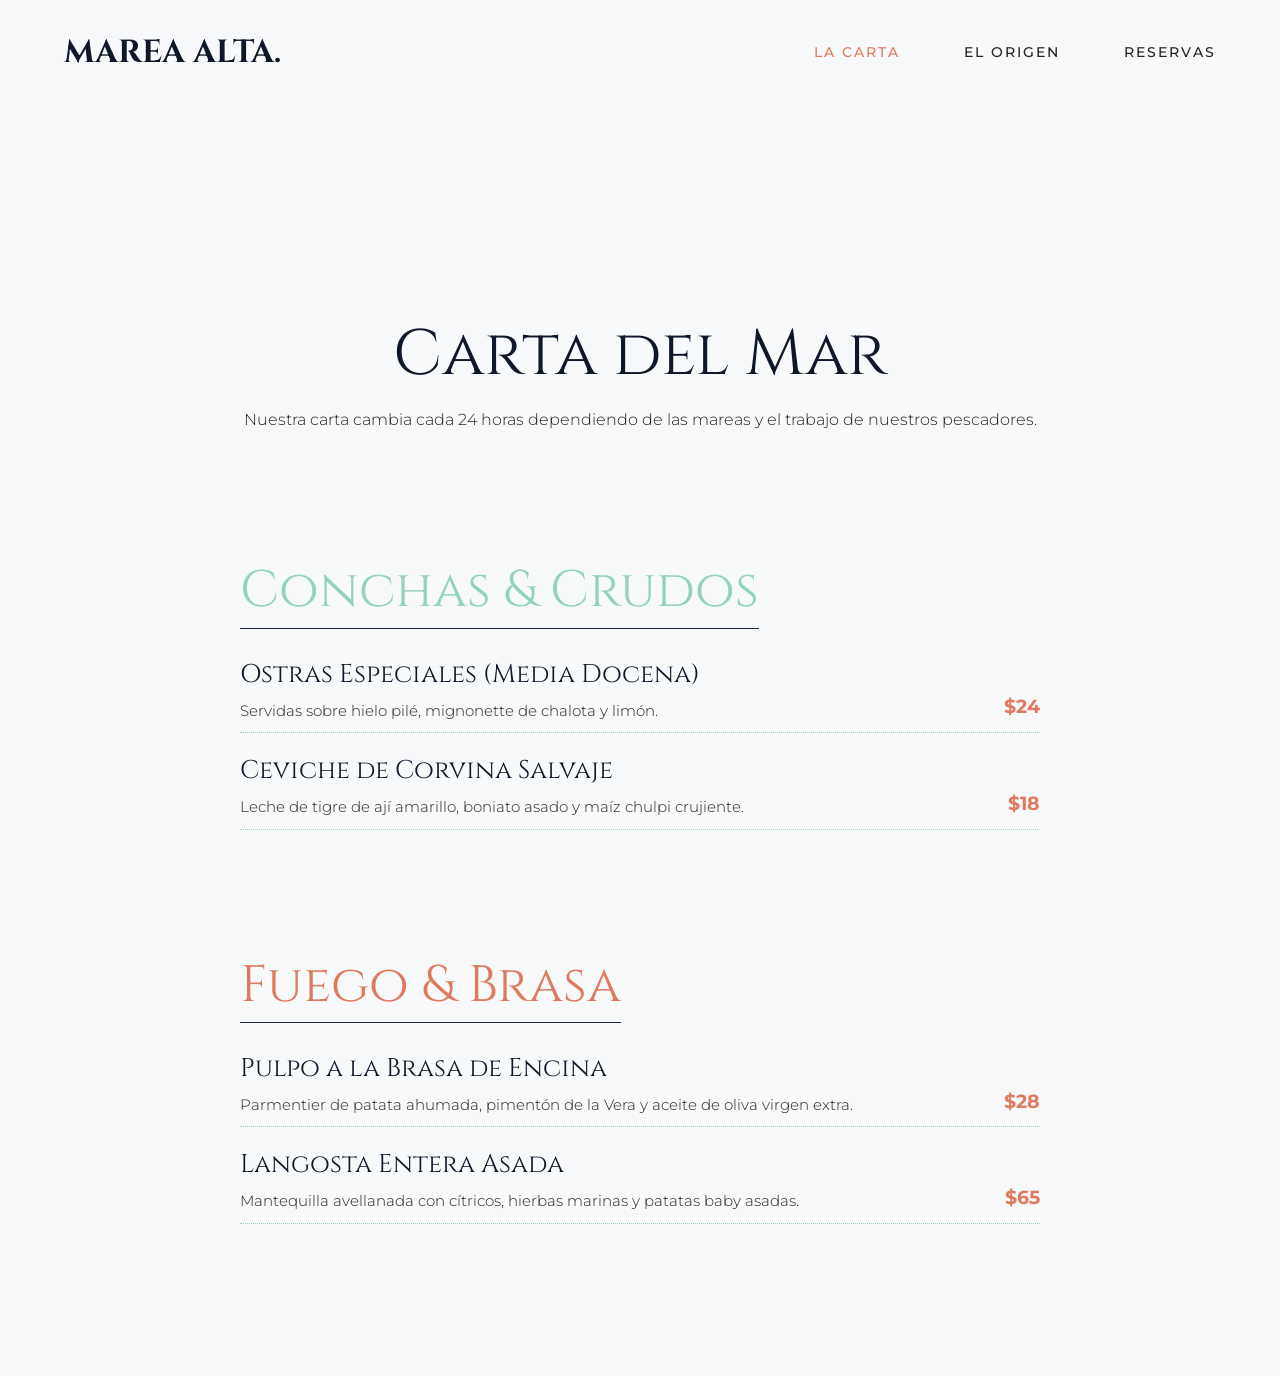
<file: menu.html>
<!DOCTYPE html>
<html lang="es">
<head>
    <meta charset="UTF-8">
    <meta name="viewport" content="width=device-width, initial-scale=1.0">
    <title>La Carta | Marea Alta</title>
    
    <link rel="preconnect" href="https://fonts.googleapis.com">
    <link rel="preconnect" href="https://fonts.gstatic.com" crossorigin>
    <link href="https://fonts.googleapis.com/css2?family=Cinzel:wght@400;600;700&family=Montserrat:wght@300;400;500;700&display=swap" rel="stylesheet">
    
    <link rel="stylesheet" href="assets/css/variables.css">
    <link rel="stylesheet" href="assets/css/base.css">
    <link rel="stylesheet" href="assets/css/layouts.css">
    <link rel="stylesheet" href="assets/css/components.css">
    <link rel="stylesheet" href="assets/css/motion.css">
</head>
<body>
    <header class="header scrolled">
        <a href="index.html" class="nav__logo">MAREA ALTA.</a>
        <nav>
            <ul class="nav__list">
                <li><a href="menu.html" class="nav__link" style="color: var(--clr-accent);">La Carta</a></li>
                <li><a href="origen.html" class="nav__link">El Origen</a></li>
                <li><a href="reservas.html" class="nav__link">Reservas</a></li>
            </ul>
        </nav>
    </header>

    <main style="padding-top: var(--space-xl);">
        <section class="container section-pad-sm" style="max-width: 800px;">
            <div class="wave-reveal" style="text-align: center; margin-bottom: var(--space-l);">
                <h1 style="font-size: var(--text-h1); color: var(--clr-surface);">Carta del Mar</h1>
                <p style="color: var(--clr-text); margin-top: 1rem;">Nuestra carta cambia cada 24 horas dependiendo de las mareas y el trabajo de nuestros pescadores.</p>
            </div>
            
            <div class="wave-reveal" style="margin-bottom: var(--space-l);">
                <h2 style="font-size: var(--text-h2); color: var(--clr-cyan); margin-bottom: 2rem; border-bottom: 1px solid var(--clr-surface-light); padding-bottom: 0.5rem; display: inline-block;">Conchas & Crudos</h2>
                
                <div class="menu-item">
                    <div>
                        <h3 class="menu-item__title">Ostras Especiales (Media Docena)</h3>
                        <span class="menu-item__desc">Servidas sobre hielo pilé, mignonette de chalota y limón.</span>
                    </div>
                    <span class="menu-item__price">$24</span>
                </div>

                <div class="menu-item">
                    <div>
                        <h3 class="menu-item__title">Ceviche de Corvina Salvaje</h3>
                        <span class="menu-item__desc">Leche de tigre de ají amarillo, boniato asado y maíz chulpi crujiente.</span>
                    </div>
                    <span class="menu-item__price">$18</span>
                </div>
            </div>

            <div class="wave-reveal" style="transition-delay: 0.2s;">
                <h2 style="font-size: var(--text-h2); color: var(--clr-accent); margin-bottom: 2rem; border-bottom: 1px solid var(--clr-surface-light); padding-bottom: 0.5rem; display: inline-block;">Fuego & Brasa</h2>
                
                <div class="menu-item">
                    <div>
                        <h3 class="menu-item__title">Pulpo a la Brasa de Encina</h3>
                        <span class="menu-item__desc">Parmentier de patata ahumada, pimentón de la Vera y aceite de oliva virgen extra.</span>
                    </div>
                    <span class="menu-item__price">$28</span>
                </div>

                <div class="menu-item">
                    <div>
                        <h3 class="menu-item__title">Langosta Entera Asada</h3>
                        <span class="menu-item__desc">Mantequilla avellanada con cítricos, hierbas marinas y patatas baby asadas.</span>
                    </div>
                    <span class="menu-item__price">$65</span>
                </div>
            </div>
        </section>
    </main>

    <script src="assets/js/app.js"></script>
</body>
</html>
</file>
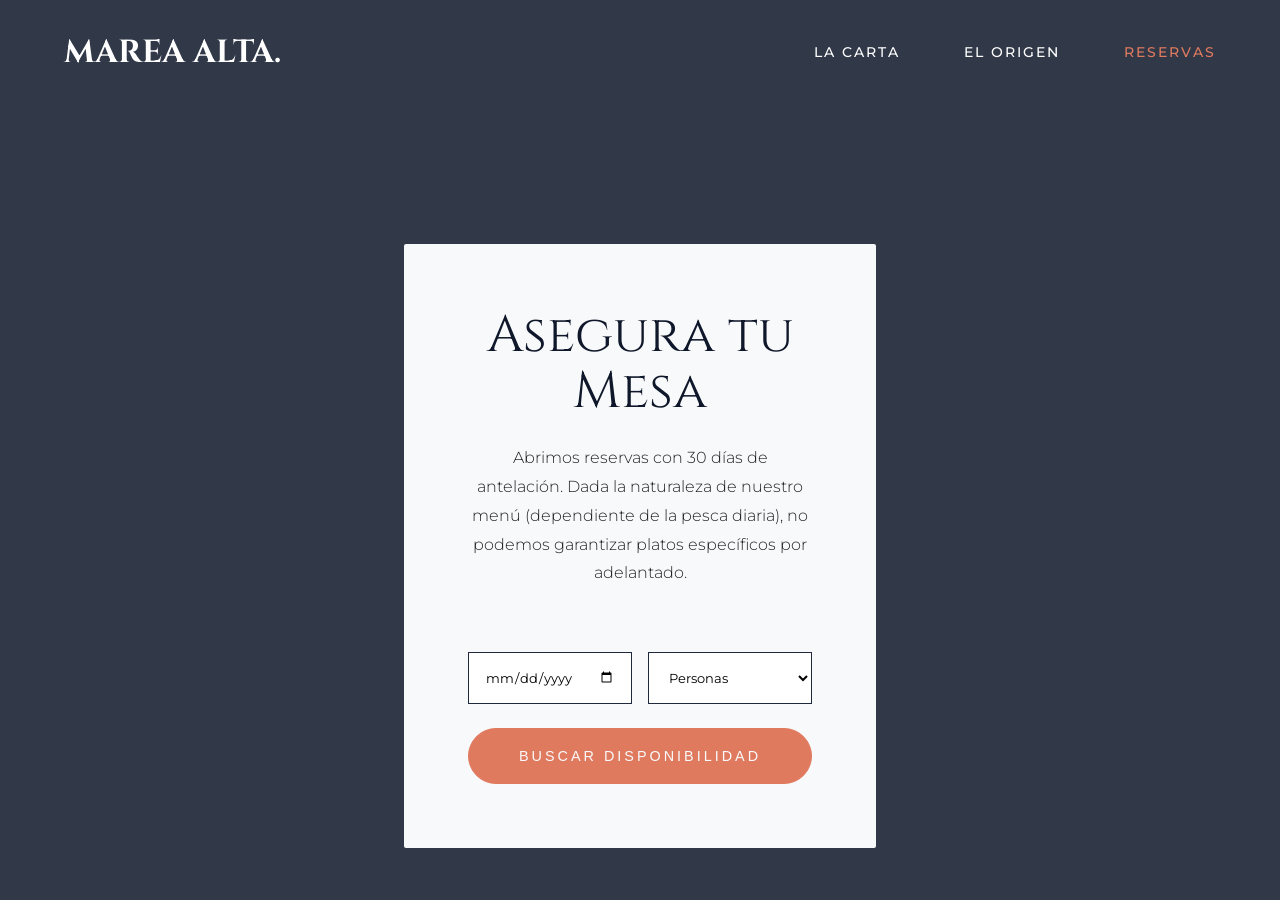
<file: reservas.html>
<!DOCTYPE html>
<html lang="es">
<head>
    <meta charset="UTF-8">
    <meta name="viewport" content="width=device-width, initial-scale=1.0">
    <title>Reservas | Marea Alta</title>
    
    <link rel="preconnect" href="https://fonts.googleapis.com">
    <link rel="preconnect" href="https://fonts.gstatic.com" crossorigin>
    <link href="https://fonts.googleapis.com/css2?family=Cinzel:wght@400;600;700&family=Montserrat:wght@300;400;500;700&display=swap" rel="stylesheet">
    
    <link rel="stylesheet" href="assets/css/variables.css">
    <link rel="stylesheet" href="assets/css/base.css">
    <link rel="stylesheet" href="assets/css/layouts.css">
    <link rel="stylesheet" href="assets/css/components.css">
    <link rel="stylesheet" href="assets/css/motion.css">
</head>
<body style="background: url('https://images.unsplash.com/photo-1559339352-11d035aa65de?q=80&w=1400&auto=format&fit=crop') center/cover fixed;">
    <div style="position: fixed; top:0; left:0; width: 100%; height: 100%; background: rgba(15, 23, 42, 0.85); z-index: -1;"></div>

    <header class="header">
        <a href="index.html" class="nav__logo" style="color: #fff;">MAREA ALTA.</a>
        <nav>
            <ul class="nav__list">
                <li><a href="menu.html" class="nav__link" style="color: #fff;">La Carta</a></li>
                <li><a href="origen.html" class="nav__link" style="color: #fff;">El Origen</a></li>
                <li><a href="reservas.html" class="nav__link" style="color: var(--clr-accent);">Reservas</a></li>
            </ul>
        </nav>
    </header>

    <main style="padding-top: var(--space-xl); min-height: 100vh; display: flex; align-items: center;">
        <section class="container wave-reveal" style="max-width: 600px;">
            <div style="background: var(--clr-bg); padding: var(--space-m); border-radius: 2px; text-align: center;">
                <h1 style="font-size: var(--text-h2); color: var(--clr-surface); margin-bottom: var(--space-s);">Asegura tu Mesa</h1>
                <p style="color: var(--clr-text); margin-bottom: var(--space-m);">Abrimos reservas con 30 días de antelación. Dada la naturaleza de nuestro menú (dependiente de la pesca diaria), no podemos garantizar platos específicos por adelantado.</p>
                
                <form action="#">
                    <div style="display: grid; grid-template-columns: 1fr 1fr; gap: 1rem; margin-bottom: 1.5rem;">
                        <input type="date" required style="padding: 1rem; border: 1px solid var(--clr-surface-light); background: #fff; font-family: var(--font-body); outline: none;">
                        <select required style="padding: 1rem; border: 1px solid var(--clr-surface-light); background: #fff; font-family: var(--font-body); outline: none;">
                            <option value="" disabled selected>Personas</option>
                            <option value="1">1 Persona</option>
                            <option value="2">2 Personas</option>
                            <option value="3">3 Personas</option>
                            <option value="4">4 Personas</option>
                        </select>
                    </div>
                    <button type="submit" class="btn-coral" style="width: 100%;">Buscar Disponibilidad</button>
                </form>
            </div>
        </section>
    </main>

    <script src="assets/js/app.js"></script>
</body>
</html>
</file>
<file: assets/css/variables.css>
:root {
    /* Palette Marea Alta - Coastal Elegance */
    --clr-bg: #F8F9FA; /* Blanco Arena */
    --clr-surface: #0F172A; /* Azul Océano Profundo */
    --clr-surface-light: #1E293B; /* Azul intermedio */
    --clr-accent: #E07A5F; /* Terracota / Coral */
    --clr-accent-dim: rgba(224, 122, 95, 0.2);
    --clr-cyan: #94D2BD; /* Cian suave / espuma de mar */
    --clr-text: #222222; /* Carbón húmedo */
    --clr-text-light: #F1F5F9;
    
    /* Typography */
    --font-heading: 'Cinzel', serif;
    --font-body: 'Montserrat', sans-serif;
    
    /* Fluid Scale */
    --text-hero: clamp(3.5rem, 8vw, 6.5rem);
    --text-h1: clamp(2.5rem, 5vw, 4.5rem);
    --text-h2: clamp(2rem, 4vw, 3.5rem);
    --text-h3: clamp(1.2rem, 2vw, 1.8rem);
    --text-p: 1.1rem;
    
    /* Spacing */
    --space-xs: 0.5rem;
    --space-s: 1.5rem;
    --space-m: 4rem;
    --space-l: 8rem;
    --space-xl: 12rem;
    
    /* Transitions */
    --ease-wave: cubic-bezier(0.45, 0, 0.15, 1);
    --transition-fast: 0.3s var(--ease-wave);
    --transition-slow: 1.2s var(--ease-wave);
}
</file>
<file: assets/css/base.css>
*, *::before, *::after {
    margin: 0;
    padding: 0;
    box-sizing: border-box;
}

html {
    background-color: var(--clr-bg);
    color: var(--clr-text);
    font-size: 16px;
    scroll-behavior: smooth;
    overflow-x: hidden;
}

body {
    font-family: var(--font-body);
    font-weight: 300;
    line-height: 1.8;
    -webkit-font-smoothing: antialiased;
}

h1, h2, h3, h4 {
    font-family: var(--font-heading);
    font-weight: 400; 
    line-height: 1.1;
    color: var(--clr-surface);
}

p {
    margin-bottom: var(--space-s);
}

a {
    color: inherit;
    text-decoration: none;
    transition: color var(--transition-fast);
}

a:hover {
    color: var(--clr-accent);
}

img {
    display: block;
    max-width: 100%;
    height: auto;
    object-fit: cover;
}

ul {
    list-style: none;
}
</file>
<file: assets/css/layouts.css>
/* Layout Container */
.container {
    width: 100%;
    max-width: 1300px;
    margin: 0 auto;
    padding: 0 5vw;
}

/* Header Flotante */
.header {
    position: fixed;
    top: 0; left: 0; width: 100%;
    padding: var(--space-s) 5vw;
    display: flex;
    justify-content: space-between;
    align-items: center;
    z-index: 100;
    background: transparent;
    transition: background var(--transition-fast), padding var(--transition-fast);
}

.header.scrolled {
    background: rgba(248, 249, 250, 0.95);
    backdrop-filter: blur(10px);
    padding: 1rem 5vw;
    box-shadow: 0 4px 30px rgba(0, 0, 0, 0.05);
}

.nav__logo {
    font-family: var(--font-heading);
    font-size: 2rem;
    font-weight: 700;
    color: var(--clr-surface);
}

.header.scrolled .nav__logo {
    color: var(--clr-surface);
}

.nav__list {
    display: flex;
    gap: var(--space-m);
}

.nav__link {
    font-size: 0.85rem;
    font-weight: 500;
    text-transform: uppercase;
    letter-spacing: 2px;
}

/* Grillas Fluidas */
.grid-split {
    display: grid;
    grid-template-columns: 1fr 1fr;
    gap: var(--space-m);
    align-items: center;
}

.grid-menu {
    display: grid;
    grid-template-columns: repeat(auto-fit, minmax(350px, 1fr));
    gap: var(--space-l) var(--space-m);
}

@media (max-width: 900px) {
    .grid-split { grid-template-columns: 1fr; }
}

/* Sections */
.section-pad { padding: var(--space-xl) 0; }
.section-pad-sm { padding: var(--space-l) 0; }

/* Footer Oceánico */
.footer {
    background-color: var(--clr-surface);
    color: var(--clr-text-light);
    padding: var(--space-l) 0 var(--space-m);
    text-align: center;
}
</file>
<file: assets/css/components.css>
/* Botón Coral */
.btn-coral {
    display: inline-block;
    padding: 1.2rem 3rem;
    font-size: 0.9rem;
    text-transform: uppercase;
    letter-spacing: 3px;
    font-weight: 500;
    color: var(--clr-bg);
    background-color: var(--clr-accent);
    border-radius: 50px;
    transition: all var(--transition-fast);
    cursor: pointer;
    border: 1px solid var(--clr-accent);
}

.btn-coral:hover {
    background-color: transparent;
    color: var(--clr-accent);
    transform: translateY(-3px);
    box-shadow: 0 10px 20px var(--clr-accent-dim);
}

/* Item de Menú Marino */
.menu-item {
    display: flex;
    justify-content: space-between;
    align-items: flex-end;
    border-bottom: 1px dotted var(--clr-cyan);
    padding-bottom: 0.5rem;
    margin-bottom: 1.5rem;
    position: relative;
    transition: transform var(--transition-fast);
}

.menu-item:hover {
    transform: translateX(10px);
}

.menu-item__title {
    font-family: var(--font-heading);
    font-size: var(--text-h3);
    color: var(--clr-surface);
}

.menu-item__price {
    font-family: var(--font-body);
    font-weight: 700;
    font-size: 1.2rem;
    color: var(--clr-accent);
}

.menu-item__desc {
    color: var(--clr-text);
    font-size: 0.95rem;
    margin-top: 0.5rem;
    display: block;
    width: 100%;
}
</file>
<file: assets/css/motion.css>
/* Wave Reveal (Fluidez de Ola) */
.wave-reveal {
    opacity: 0;
    transform: translateY(40px) skewY(2deg);
    transition: opacity 1s var(--ease-wave), transform 1s var(--ease-wave);
}

.is-inview .wave-reveal,
.is-inview.wave-reveal {
    opacity: 1;
    transform: translateY(0) skewY(0);
}

/* Efecto de Flotación (Agua) */
.float-effect {
    animation: floating 6s ease-in-out infinite;
}

@keyframes floating {
    0% { transform: translateY(0px); }
    50% { transform: translateY(-15px); }
    100% { transform: translateY(0px); }
}

/* Image organic mask */
.organic-mask {
    border-radius: 40% 60% 70% 30% / 40% 50% 60% 50%;
    overflow: hidden;
    animation: morph 8s ease-in-out infinite;
}

@keyframes morph {
    0% { border-radius: 40% 60% 70% 30% / 40% 50% 60% 50%; }
    34% { border-radius: 70% 30% 50% 50% / 30% 30% 70% 70%; }
    67% { border-radius: 100% 60% 60% 100% / 100% 100% 60% 60%; }
    100% { border-radius: 40% 60% 70% 30% / 40% 50% 60% 50%; }
}
</file>
